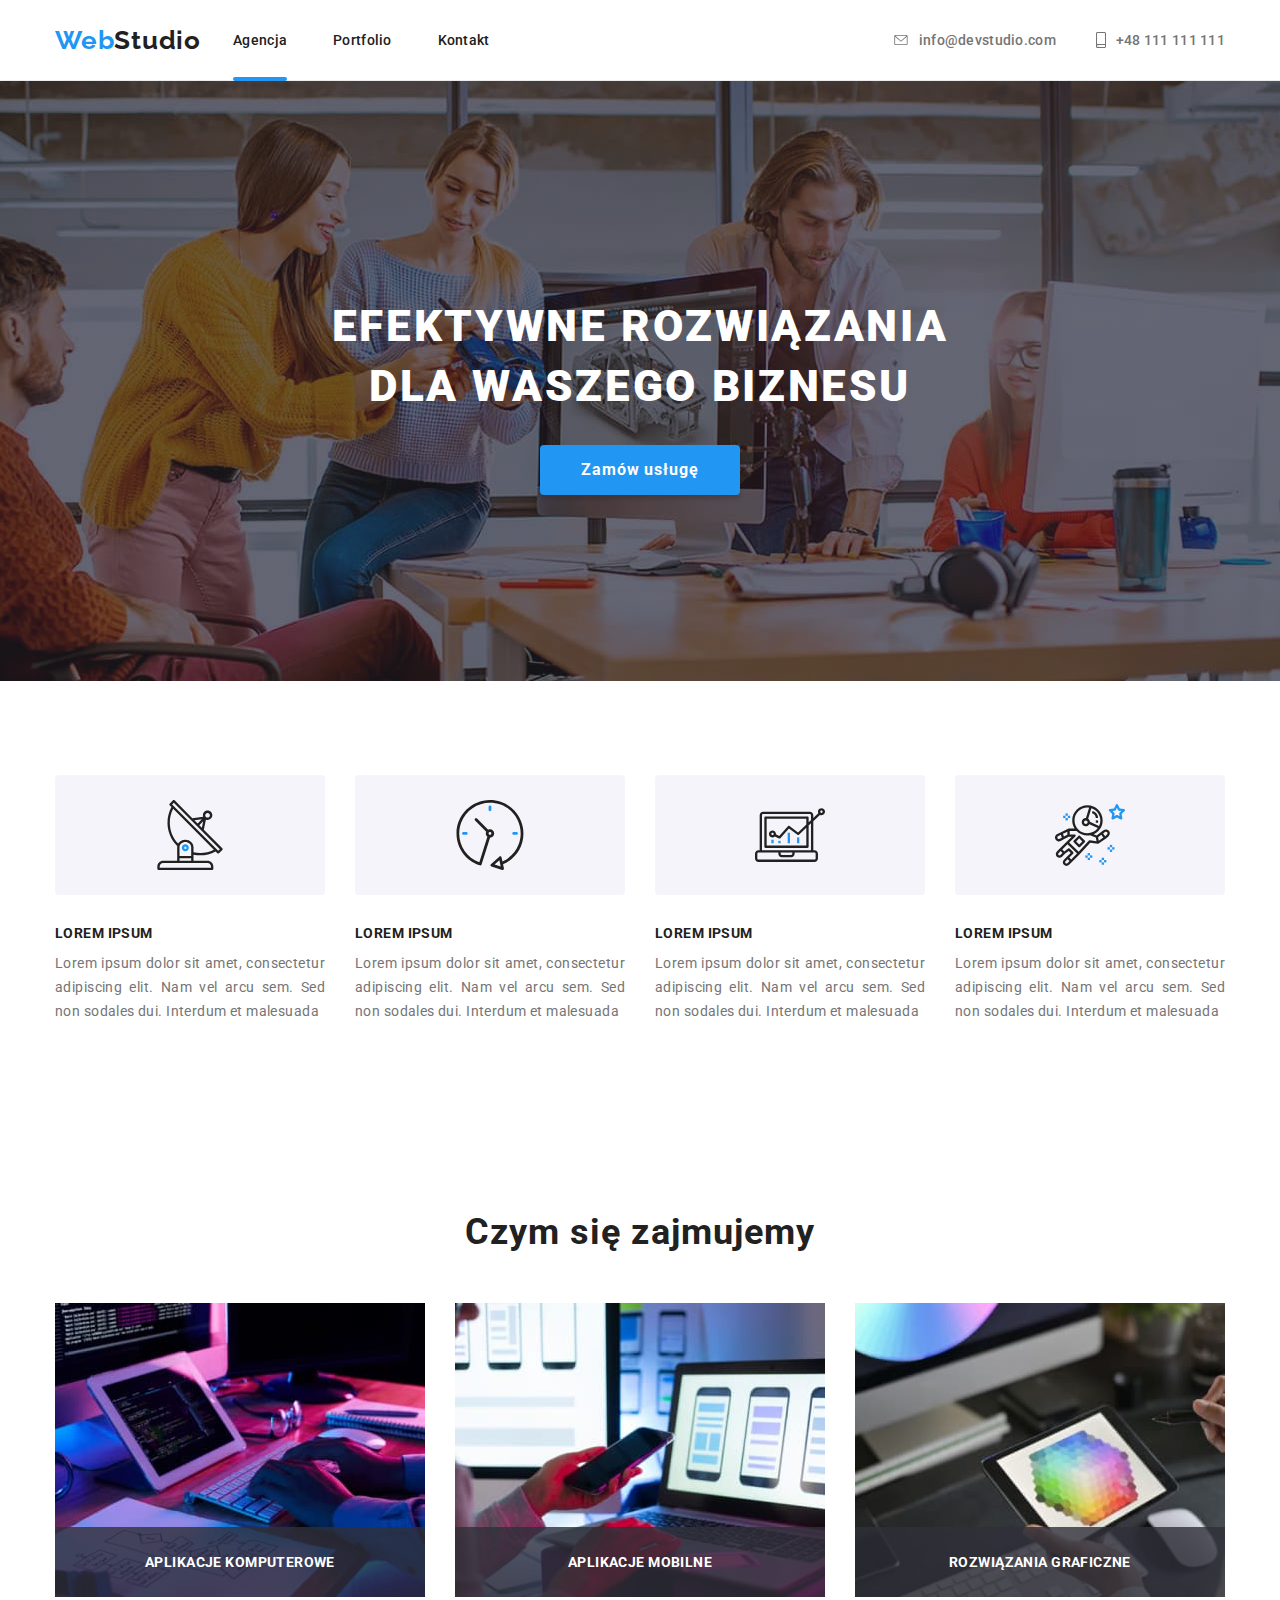
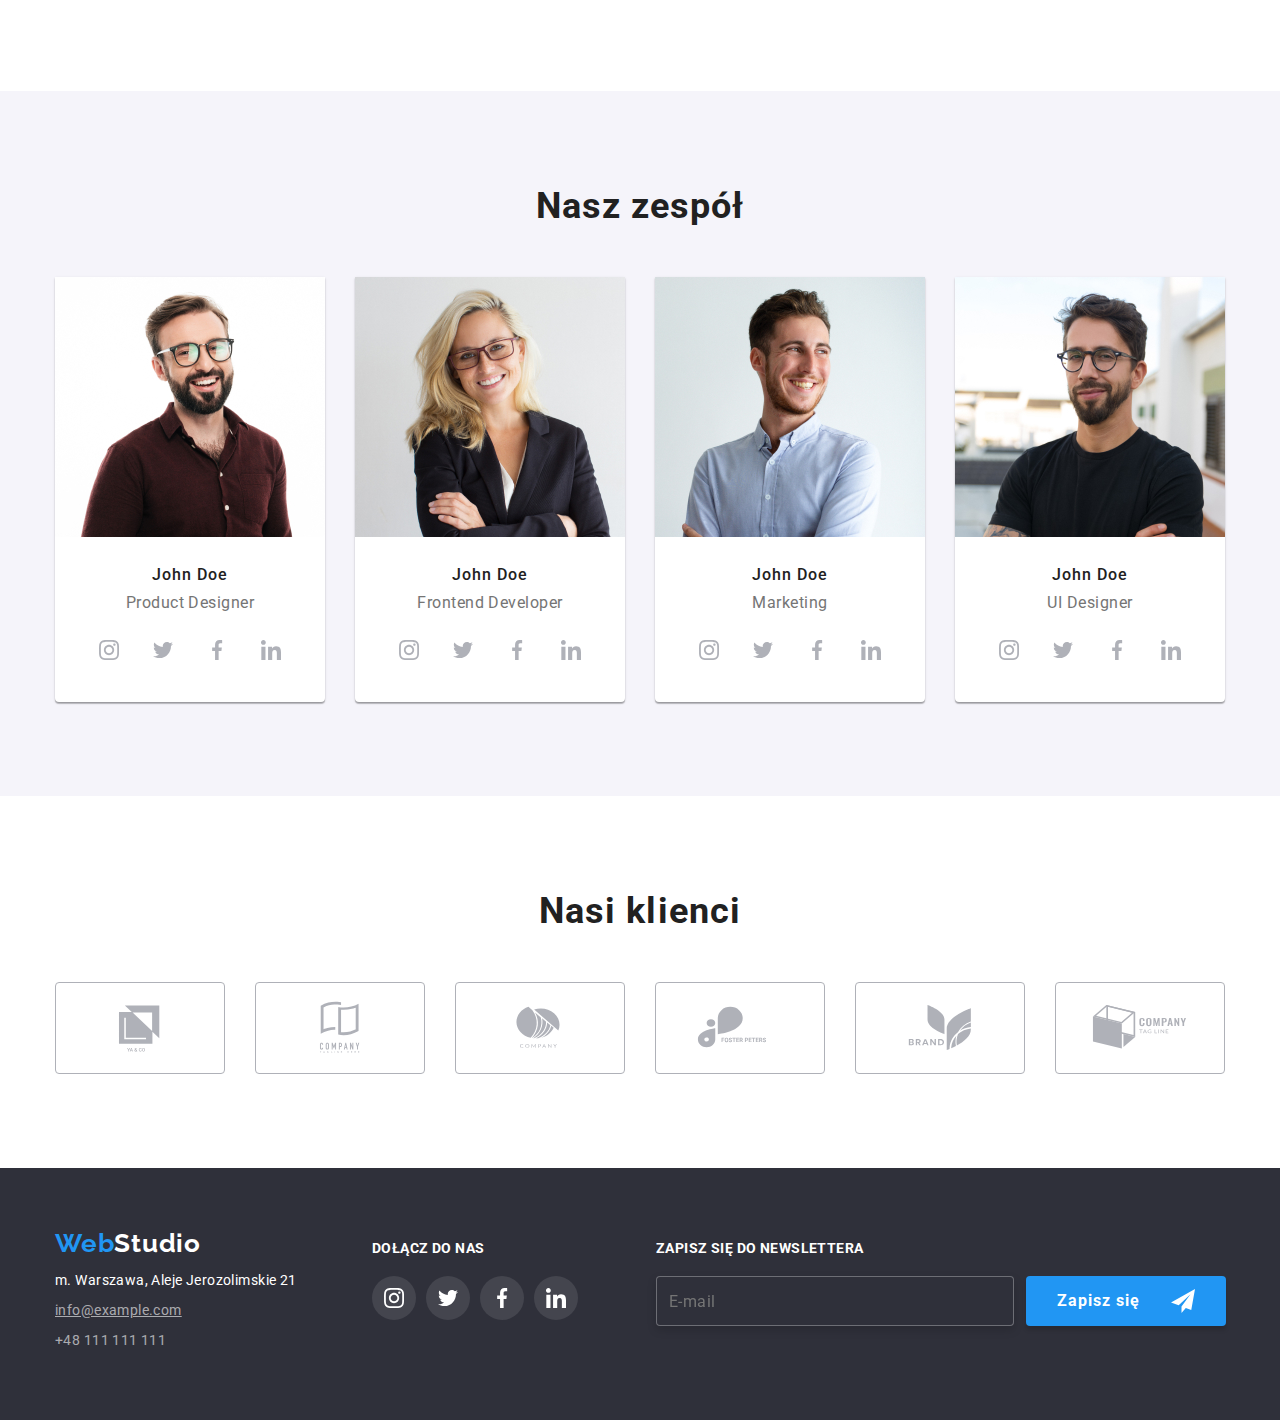
<file: index.html>
<!DOCTYPE html>
<html lang="en">
  <head>
    <link
      rel="stylesheet"
      href="https://cdnjs.cloudflare.com/ajax/libs/modern-normalize/1.0.0/modern-normalize.min.css"
    />
    <link rel="stylesheet" href="css/main.min.css" />
    <link rel="preconnect" href="https://fonts.googleapis.com" />
    <link rel="preconnect" href="https://fonts.gstatic.com" crossorigin />
    <link rel="preconnect" href="https://fonts.googleapis.com">
<link rel="preconnect" href="https://fonts.gstatic.com" crossorigin>
<link href="https://fonts.googleapis.com/css2?family=Raleway:wght@700&family=Roboto:wght@400;500;700;900&display=swap" rel="stylesheet">
    <meta charset="UTF-8">
 <meta http-equiv="X-UA-Compatible" content="IE=edge">
<meta name="viewport" content="user-scalable=no, initial-scale = 1.0, maximum-scale = 1.0, width=device-width, viewport-fit=cover">
    <title>Webstudio</title>
  </head>
  <body>
    <!-- Nagłówek -->
    <header>
      <div class="header container">
        <!-- Nawigacja do innych stron -->
        <a class="header__logo" href="./index.html">
          Web<span>Studio</span>
        </a>
        <ul class="header__navigation">
          <li class="header__item active">
            <a class="header__link1" href="./index.html">Agencja</a>
          </li>
          <li class="header__item">
            <a class="header__link1" href="./portfolio.html">Portfolio</a>
          </li>
          <li class="header__item">
            <a class="header__link1" href="/Kontakt">Kontakt</a>
          </li>
        </ul>
        <ul class="header__contacts">
          <li class="header__contact">
            <a class="header__link2" href="mailto:info@devstudio.com">
              <svg
                class="header__icon header__icon--envelope"
                width="16px"
                height="10px"
              >
                <use href="./images/icons.svg#icon-envelope"></use>
              </svg>
              info@devstudio.com
            </a>
          </li>
          <li class="header__contact">
            <a class="header__link2" href="tel:+48111111111">
              <svg class="header__icon" width="10px" height="16px">
                <use href="./images/icons.svg#icon-smartphone"></use>
              </svg>
              +48&nbsp111&nbsp111&nbsp111
            </a>
          </li>
        </ul>
        <div class="header__hamburger js-open-menu">
          <svg width="24px" height="16">
            <use href="images/icons.svg#menu_hamburger"></use>
          </svg>
        </div>
      </div>
    </header>
    <main>
      <!-- Main start -->
      <section>
        <div class="bg">
          <div class="container">
            <ul>
              <li>
                <h1 class="bg__title">
                  EFEKTYWNE ROZWIĄZANIA
                  <br />
                  DLA WASZEGO BIZNESU
                </h1>
              </li>
              <li class="bg__list">
                <button class="button" data-modal-open>Zamów usługę</button>
              </li>
            </ul>
          </div>
        </div>
      </section>
      <!-- lorem ipsum start -->
      <section class="section">
        <ul class="lorem container">
          <li class="lorem__box">
            <div class="lorem__icon">
              <svg class="lorem__pic">
                <use href="./images/icons.svg#icon-antenna-1"></use>
              </svg>
            </div>
            <h3 class="lorem__title">LOREM IPSUM</h3>
            <p class="lorem__text">
              Lorem ipsum dolor sit amet, consectetur adipiscing elit. Nam vel
              arcu sem. Sed non sodales dui. Interdum et malesuada
            </p>
          </li>
          <li class="lorem__box">
            <div class="lorem__icon">
              <svg class="lorem__pic">
                <use href="./images/icons.svg#icon-clock-1"></use>
              </svg>
            </div>
            <h3 class="lorem__title">LOREM IPSUM</h3>
            <p class="lorem__text">
              Lorem ipsum dolor sit amet, consectetur adipiscing elit. Nam vel
              arcu sem. Sed non sodales dui. Interdum et malesuada
            </p>
          </li>
          <li class="lorem__box">
            <div class="lorem__icon">
              <svg class="lorem__pic">
                <use href="./images/icons.svg#icon-diagram-1"></use>
              </svg>
            </div>
            <h3 class="lorem__title">LOREM IPSUM</h3>
            <p class="lorem__text">
              Lorem ipsum dolor sit amet, consectetur adipiscing elit. Nam vel
              arcu sem. Sed non sodales dui. Interdum et malesuada
            </p>
          </li>
          <li class="lorem__box">
            <div class="lorem__icon">
              <svg class="lorem__pic">
                <use href="./images/icons.svg#icon-astronaut-1"></use>
              </svg>
            </div>
            <h3 class="lorem__title">LOREM IPSUM</h3>
            <p class="lorem__text">
              Lorem ipsum dolor sit amet, consectetur adipiscing elit. Nam vel
              arcu sem. Sed non sodales dui. Interdum et malesuada
            </p>
          </li>
        </ul>
      </section>
      <!-- lorem ispum end -->
      <!-- Czym sie zajmujemy start-->
      <section class="section section--about">
        <div class="about container">
          <h2 class="section__header">Czym się zajmujemy</h2>
          <ul class="about__list">
            <li class="about__pic">
              <img
                src="images/img.jpg"
                alt="close-up-image-programer-working-his-desk-office_1098-18707.jpg"
                width="370"
                height="294"
              />
              <div class="about__box">APLIKACJE KOMPUTEROWE</div>
            </li>
            <li class="about__pic">
              <img
                src="images/img1.jpg"
                alt="web-ui-designers-are-developing-application-smartphones-team-creators-is-working-interface-mobile-phones_8119-2713.jpg"
                width="370"
                height="294"
              />
              <div class="about__box">APLIKACJE MOBILNE</div>
            </li>
            <li class="about__pic">
              <img
                src="images/img2.jpg"
                alt="creative-artist-web-design-with-working-colour-selection-graphic-tablet_35674-1119.jpg"
                width="370"
                height="294"
              />
              <div class="about__box">ROZWIĄZANIA GRAFICZNE</div>
            </li>
          </ul>
        </div>
      </section>
      <!-- Czym sie zajmujemy end-->
      <!-- Zespół start-->
      <section class="section team__bg">
        <div class="team">
          <div class="container">
            <h2 class="section__header">Nasz zespół</h2>
            <ul class="team__list">
              <li class="team__box">
                <figure class="team__figure">
                  <img class="team__picture"
                  src="images/team-mobile/typ1-mobile-@1x-450x460.jpg"
                  srcset="
                    images/team-mobile/typ1-mobile-@1x-450x460.jpg   450w,
                    images/team-mobile/typ1-mobile-@2x-900x920.jpg   900w,
                    images/team-tablet/typ1-tablet-@1x-354x374.jpg   354w,
                    images/team-tablet/typ1-tablet-@2x-708x748.jpg   708w,
                    images/team-desktop/typ1-desktop-@1x-270x260.jpg 270w,
                    images/team-desktop/typ1-desktop-@2x-540x520.jpg 540w
                  "
                  alt="typ1"
                  sizes="(min-width: 1200px) 270px, (min-width: 768px) 354px, (min-width: 480px) 450px"
                  />
                  <figcaption>
                    <h3 class="team__figure-title">John Doe</h3>
                    <p class="team__figure-description">Product Designer</p>
                    <div>
                      <ul class="social">
                        <li class="social__items social__items--team">
                          <svg class="social__icons social__icons--team">
                            <use href="./images/icons.svg#icon-insta"></use>
                          </svg>
                        </li>
                        <li class="social__items social__items--team">
                          <svg class="social__icons social__icons--team">
                            <use href="./images/icons.svg#icon-twitter"></use>
                          </svg>
                        </li>
                        <li class="social__items social__items--team">
                          <svg class="social__icons social__icons--team">
                            <use href="./images/icons.svg#icon-fb"></use>
                          </svg>
                        </li>
                        <li class="social__items social__items--team">
                          <svg class="social__icons social__icons--team">
                            <use href="./images/icons.svg#icon-linkedin"></use>
                          </svg>
                        </li>
                      </ul>
                    </div>
                  </figcaption>
                </figure>
              </li>
              <li class="team__box">
                <figure class="team__figure">
                  <img class="team__picture"
                  src="images/team-mobile/typ2-mobile-@1x-450x460.jpg"
                  srcset="
                    images/team-mobile/typ2-mobile-@1x-450x460.jpg   450w,
                    images/team-mobile/typ2-mobile-@2x-900x920.jpg   900w,
                    images/team-tablet/typ2-tablet-@1x-354x374.jpg   354w,
                    images/team-tablet/typ2-tablet-@2x-708x748.jpg   708w,
                    images/team-desktop/typ2-desktop-@1x-270x260.jpg 270w,
                    images/team-desktop/typ2-desktop-@2x-540x520.jpg 540w
                  "
                  alt="typ2"
                  sizes="(min-width: 1200px) 270px, (min-width: 768px) 354px, (min-width: 480px) 450px"
                  />
                  <figcaption>
                    <h3 class="team__figure-title">John Doe</h3>
                    <p class="team__figure-description">Frontend Developer</p>
                    <div>
                      <ul class="social">
                        <li class="social__items social__items--team">
                          <svg class="social__icons social__icons--team">
                            <use href="./images/icons.svg#icon-insta"></use>
                          </svg>
                        </li>
                        <li class="social__items social__items--team">
                          <svg class="social__icons social__icons--team">
                            <use href="./images/icons.svg#icon-twitter"></use>
                          </svg>
                        </li>
                        <li class="social__items social__items--team">
                          <svg class="social__icons social__icons--team">
                            <use href="./images/icons.svg#icon-fb"></use>
                          </svg>
                        </li>
                        <li class="social__items social__items--team">
                          <svg class="social__icons social__icons--team">
                            <use href="./images/icons.svg#icon-linkedin"></use>
                          </svg>
                        </li>
                      </ul>
                    </div>
                  </figcaption>
                </figure>
              </li>
              <li class="team__box">
                <figure class="team__figure">
                  <img class="team__picture"
                  src="images/team-mobile/typ3-mobile-@1x-450x460.jpg"
                  srcset="
                    images/team-mobile/typ3-mobile-@1x-450x460.jpg   450w,
                    images/team-mobile/typ3-mobile-@2x-900x920.jpg   900w,
                    images/team-tablet/typ3-tablet-@1x-354x374.jpg   354w,
                    images/team-tablet/typ3-tablet-@2x-708x748.jpg   708w,
                    images/team-desktop/typ3-desktop-@1x-270x260.jpg 270w,
                    images/team-desktop/typ3-desktop-@2x-540x520.jpg 540w
                  "
                  alt="typ3"
                  sizes="(min-width: 1200px) 270px, (min-width: 768px) 354px, (min-width: 480px) 450px"
                  />
                  <figcaption>
                    <h3 class="team__figure-title">John Doe</h3>
                    <p class="team__figure-description">Marketing</p>
                    <div>
                      <ul class="social">
                        <li class="social__items social__items--team">
                          <svg class="social__icons social__icons--team">
                            <use href="./images/icons.svg#icon-insta"></use>
                          </svg>
                        </li>
                        <li class="social__items social__items--team">
                          <svg class="social__icons social__icons--team">
                            <use href="./images/icons.svg#icon-twitter"></use>
                          </svg>
                        </li>
                        <li class="social__items social__items--team">
                          <svg class="social__icons social__icons--team">
                            <use href="./images/icons.svg#icon-fb"></use>
                          </svg>
                        </li>
                        <li class="social__items social__items--team">
                          <svg class="social__icons social__icons--team">
                            <use href="./images/icons.svg#icon-linkedin"></use>
                          </svg>
                        </li>
                      </ul>
                    </div>
                  </figcaption>
                </figure>
              </li>
              <li class="team__box">
                <figure class="team__figure">
                  <img class="team__picture"
                  src="images/team-mobile/typ4-mobile-@1x-450x460.jpg"
                  srcset="
                    images/team-mobile/typ4-mobile-@1x-450x460.jpg   450w,
                    images/team-mobile/typ4-mobile-@2x-900x920.jpg   900w,
                    images/team-tablet/typ4-tablet-@1x-354x374.jpg   354w,
                    images/team-tablet/typ4-tablet-@2x-708x748.jpg   708w,
                    images/team-desktop/typ4-desktop-@1x-270x260.jpg 270w,
                    images/team-desktop/typ4-desktop-@2x-540x520.jpg 540w
                  "
                  alt="typ4"
                  sizes="(min-width: 1200px) 270px, (min-width: 768px) 354px, (min-width: 480px) 450px"
                  />
                  <figcaption>
                    <h3 class="team__figure-title">John Doe</h3>
                    <p class="team__figure-description">UI Designer</p>
                    <div>
                      <ul class="social">
                        <li class="social__items social__items--team">
                          <svg class="social__icons social__icons--team">
                            <use href="./images/icons.svg#icon-insta"></use>
                          </svg>
                        </li>
                        <li class="social__items social__items--team">
                          <svg class="social__icons social__icons--team">
                            <use href="./images/icons.svg#icon-twitter"></use>
                          </svg>
                        </li>
                        <li class="social__items social__items--team">
                          <svg class="social__icons social__icons--team">
                            <use href="./images/icons.svg#icon-fb"></use>
                          </svg>
                        </li>
                        <li class="social__items social__items--team">
                          <svg class="social__icons social__icons--team">
                            <use href="./images/icons.svg#icon-linkedin"></use>
                          </svg>
                        </li>
                      </ul>
                    </div>
                  </figcaption>
                </figure>
              </li>
            </ul>
          </div>
        </div>
      </section>
      <!-- Zespół end-->
      <!-- Nasi klienci start -->
      <section class="section client">
        <div class="container">
          <h2 class="section__header">Nasi klienci</h2>
          <ul class="clients">
            <li class="clients__box">
              <svg width="106" height="60">
                <use href="./images/icons.svg#icon-Logo"></use>
              </svg>
            </li>
            <li class="clients__box">
              <svg width="106" height="60">
                <use href="./images/icons.svg#icon-Logo-1"></use>
              </svg>
            </li>
            <li class="clients__box">
              <svg width="106" height="60">
                <use href="./images/icons.svg#icon-Logo-2"></use>
              </svg>
            </li>
            <li class="clients__box">
              <svg width="106" height="60">
                <use href="./images/icons.svg#icon-Logo-3"></use>
              </svg>
            </li>
            <li class="clients__box">
              <svg width="106" height="60">
                <use href="./images/icons.svg#icon-Logo-4"></use>
              </svg>
            </li>
            <li class="clients__box">
              <svg width="106" height="60">
                <use href="./images/icons.svg#icon-Logo-5"></use>
              </svg>
            </li>
          </ul>
        </div>
      </section>
      <!-- nasi klienci end -->
    </main>
    <!-- Main end -->
    <!-- Stopka strony start -->
    <footer class="footer">
      <div class="footer__content container">
        <address class="footer__address">
          <ul class="footer__list">
            <li>
              <a class="footer__logo" href="./index.html">
                Web<span>Studio</span>
              </a>
            </li>
            <li class="footer__text">m. Warszawa, Aleje Jerozolimskie 21</li>
            <li class="footer__text">
              <a class="footer__mail" href="mailto:info@example.com">
                info@example.com
              </a>
            </li>
            <li class="footer__text">
              <a class="footer__phone" href="tel:+48111111111">
                +48 111 111 111
              </a>
            </li>
          </ul>
        </address>
        <div class="footer__social">
          <h4 class="footer__title">Dołącz do nas</h4>
          <ul class="social">
            <li>
              <div class="social__items">
                <svg class="social__icons social__icons--footer">
                  <use href="./images/icons.svg#icon-insta"></use>
                </svg>
              </div>
            </li>
            <li>
              <div class="social__items">
                <svg class="social__icons social__icons--footer">
                  <use href="./images/icons.svg#icon-twitter"></use>
                </svg>
              </div>
            </li>
            <li>
              <div class="social__items">
                <svg class="social__icons social__icons--footer">
                  <use href="./images/icons.svg#icon-fb"></use>
                </svg>
              </div>
            </li>
            <li>
              <div class="social__items">
                <svg class="social__icons social__icons--footer">
                  <use href="./images/icons.svg#icon-linkedin"></use>
                </svg>
              </div>
            </li>
          </ul>
        </div>
        <div class="footer__signup">
          <h4 class="footer__title">Zapisz się do newslettera</h4>
          <form class="footer__form">
              <input
                class="footer__newsletter"
                type="email"
                name="email"
                placeholder="E-mail"
              />
            <button class="button button--footer" type="submit">
              Zapisz się
              <svg>
                <use href="./images/icons.svg#icon-send"></use>
              </svg>
            </button>
          </form>
        </div>
      </div>
    </footer>
    <!-- Stopka strony end -->
    <!-- modal start -->
    <div class="backdrop is-hidden" data-modal>
      <div class="modal modal__container">
        <button type="button" class="close-button" data-modal-close>
          <!-- <svg class="close-btn" width="11px" height="11px">
            <use href="./images/icons.svg#icon-close"></use>
          </svg> -->
        </button>
        <h3 class="modal__title">Zostaw swoje dane w formularzu poniżej</h3>
        <form class="modal__form">
          <label class="modal__label">
            Imię
            <input class="modal__input" type="text" name="name" />
            <svg
              class="modal__icon modal__icon--person"
              width="12px"
              height="12px"
            >
              <use href="./images/icons.svg#icon-person"></use>
            </svg>
          </label>
          <label class="modal__label">
            Telefon
            <input class="modal__input" type="tel" name="phone" />
            <svg
              class="modal__icon modal__icon--phone"
              width="13px"
              height="13px"
            >
              <use href="./images/icons.svg#icon-phone"></use>
            </svg>
          </label>
          <label class="modal__label">
            Email
            <input class="modal__input" type="email" name="email" />
            <svg
              class="modal__icon modal__icon--email"
              width="15px"
              height="12px"
            >
              <use href="./images/icons.svg#icon-email"></use>
            </svg>
          </label>
          <label class="modal__label">
            Komentarz
            <textarea
              class="modal__comment"
              name="comment"
              rows="5"
              placeholder="Wprowadź tekst"
            ></textarea>
          </label>
          <label class="modal__policy">
            <input
              class="modal__checkbox"
              type="checkbox"
              name="accept"
              value="accept"
            />
            <div class="modal__checkbox--text">
              Oświadczam iż akceptuję
              <a class="modal__link" href="#regulamin">Regulamin</a>
              i
              <a class="modal__link" href="#policy">Politykę Prywatności</a>
              .
            </div>
          </label>

          <button class="button button--modal" type="submit">Wyślij</button>
        </form>
      </div>
    </div>
    <!-- modal end -->
    <!-- mobile-menu start -->
    <div class="js-menu-container" >
      <button type="button" class="close-button close-button--mobile js-close-menu">
        <!-- <svg class="close-btn" width="11px" height="11px">
          <use href="./images/icons.svg#icon-close"></use>
        </svg> -->
      </button>
      <ul class="js-menu-container__navigation">
        <li class="js-menu-container__item">
          <a class="js-menu-container__link1" href="./index.html">Agencja</a>
        </li>
        <li class="js-menu-container__item">
          <a class="js-menu-container__link1" href="./portfolio.html">Portfolio</a>
        </li>
        <li class="js-menu-container__item">
          <a class="js-menu-container__link1" href="/Kontakt">Kontakt</a>
        </li>
      </ul>
      <ul class="js-menu-container__contacts">
        <li class="js-menu-container__contact">
          <a class="js-menu-container__phone" href="tel:+48111111111">
            +48&nbsp111&nbsp111&nbsp111
          </a>
        </li>
        <li class="js-menu-container__contact">
          <a class="js-menu-container__mail" href="mailto:info@devstudio.com">
            info@devstudio.com
          </a>
        </li>
      </ul>
      <ul class="js-menu-container__social">
        <li class="js-menu-container__social-link">Instagram</li>
        <li class="js-menu-container__social-link">Twitter</li>
        <li class="js-menu-container__social-link">Facebook</li>
        <li class="js-menu-container__social-link">LinkedIn</li>
      </ul>
    </div>
    <!-- mobile-menu end -->
    <script src="./js/modal.js"></script>
    <script src="./js/mobile-menu.js"></script>
  </body>
</html>
</file>
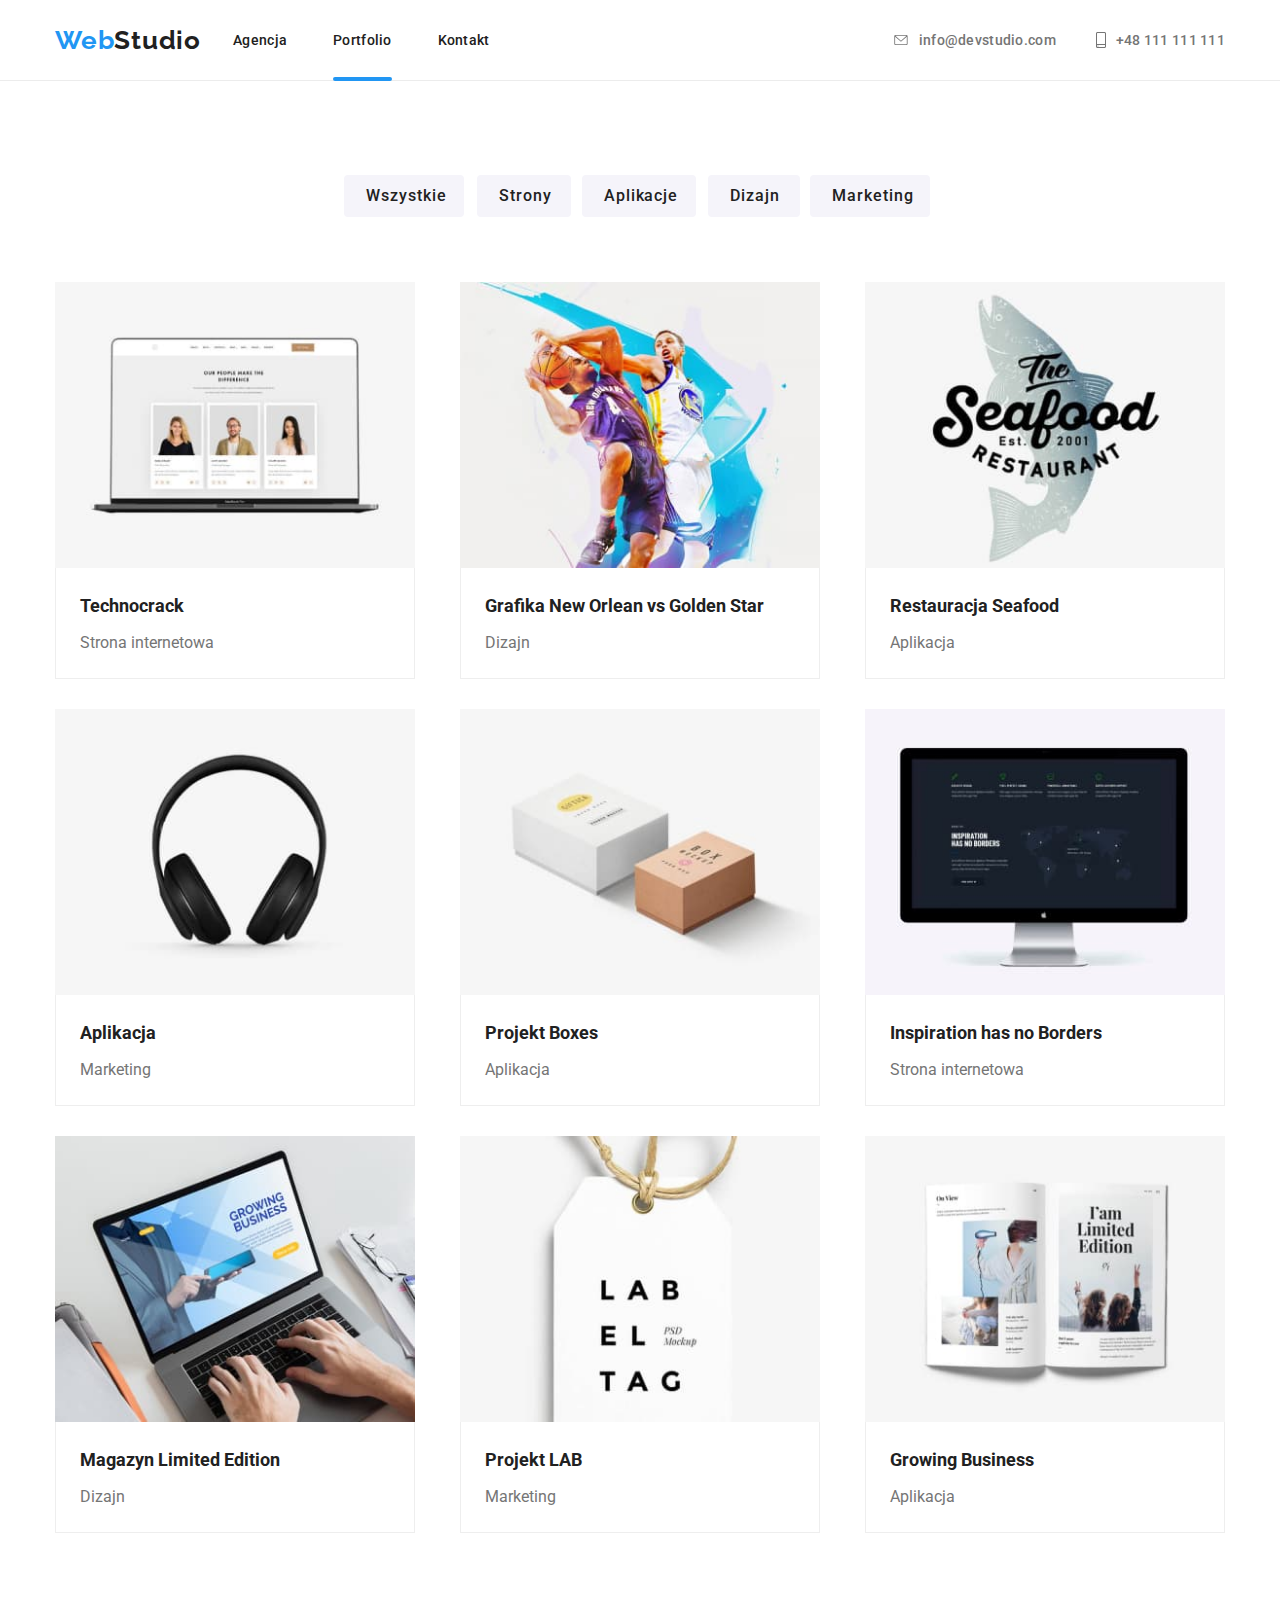
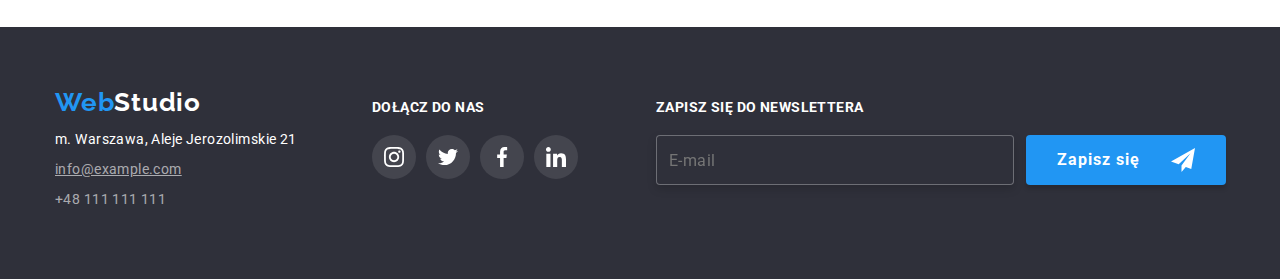
<file: portfolio.html>
<!DOCTYPE html>
<html lang="en">
  <head>
    <link
      rel="stylesheet"
      href="https://cdnjs.cloudflare.com/ajax/libs/modern-normalize/1.0.0/modern-normalize.min.css"
    />
    <link rel="stylesheet" href="css\main.min.css" />
    <link rel="preconnect" href="https://fonts.googleapis.com" />
    <link rel="preconnect" href="https://fonts.gstatic.com" crossorigin />
    <link rel="preconnect" href="https://fonts.googleapis.com">
<link rel="preconnect" href="https://fonts.gstatic.com" crossorigin>
<link href="https://fonts.googleapis.com/css2?family=Raleway:wght@700&family=Roboto:wght@400;500;700;900&display=swap" rel="stylesheet">
    <meta charset="UTF-8">
    <meta http-equiv="X-UA-Compatible" content="IE=edge">
   <meta name="viewport" content="user-scalable=no, initial-scale = 1.0, maximum-scale = 1.0, width=device-width, viewport-fit=cover">
    <title>Portfolio</title>
  </head>
  <body>
     <!-- Nagłówek -->
     <header>
      <div class="header container">
        <!-- Nawigacja do innych stron -->
        <a class="header__logo" href="./index.html">
          Web<span>Studio</span>
        </a>
        <ul class="header__navigation">
          <li class="header__item">
            <a class="header__link1" href="./index.html">Agencja</a>
          </li>
          <li class="header__item active">
            <a class="header__link1" href="./portfolio.html">Portfolio</a>
          </li>
          <li class="header__item">
            <a class="header__link1" href="/Kontakt">Kontakt</a>
          </li>
        </ul>
        <ul class="header__contacts">
          <li class="header__contact">
            <a class="header__link2" href="mailto:info@devstudio.com">
              <svg
                class="header__icon header__icon--envelope"
                width="16px"
                height="10px"
              >
                <use href="./images/icons.svg#icon-envelope"></use>
              </svg>
              info@devstudio.com
            </a>
          </li>
          <li class="header__contact">
            <a class="header__link2" href="tel:+48111111111">
              <svg class="header__icon" width="10px" height="16px">
                <use href="./images/icons.svg#icon-smartphone"></use>
              </svg>
              +48&nbsp111&nbsp111&nbsp111
            </a>
          </li>
        </ul>
        <div class="header__hamburger js-open-menu">
          <svg width="24px" height="16">
            <use href="images/icons.svg#menu_hamburger"></use>
          </svg>
        </div>
      </div>
    </header>
    <!-- Główna część strony -->
    <main>
      <section class="section">
        <ul class="portfolio-buttons container">
          <li><button class="button button--portfolio">Wszystkie</button></li>
          <li><button class="button button--portfolio">Strony</button></li>
          <li><button class="button button--portfolio">Aplikacje</button></li>
          <li><button class="button button--portfolio">Dizajn</button></li>
          <li><button class="button button--portfolio">Marketing</button></li>
        </ul>
        <ul class="portfolio-cards container">
          <li class="portfolio-cards__item">
            <figure class="portfolio-cards__card">
              <div class="portfolio-cards__box">
                <img class="portfolio-cards__picture"
                src="images/portfolio-mobile/port1-mobile-@1x-450x294.jpg"
                srcset="
                  images/portfolio-mobile/port1-mobile-@1x-450x294.jpg   450w,
                  images/portfolio-mobile/port1-mobile-@2x-900x588.jpg   900w,
                  images/portfolio-tablet/port1-tablet-@1x-354x294.jpg   354w,
                  images/portfolio-tablet/port1-tablet-@2x-708x588.jpg   708w,
                  images/portfolio-desktop/port1-desktop-@1x-370x294.jpg 370w,
                  images/portfolio-desktop/port1-desktop-@2x-740x588.jpg 740w
                "
                alt="Portfolio photo"
                sizes="(min-width: 1200px) 370px, (min-width: 768px) 354px, (min-width: 480px) 450px"
                />
                <div class="portfolio-cards__overlay">
                  Technocrack jest popularną platformą wykorzystywaną do
                  rozpowszechniania koronawirusa. Firmy wykorzystują tę
                  platformę do celów szpiegowskich i ataków na niezabezpieczone
                  serwery konkurencji
                </div>
              </div>
              <figcaption>
                <h3 class="portfolio-cards__title">Technocrack</h3>
                <p class="portfolio-cards__description">Strona internetowa</p>
              </figcaption>
            </figure>
          </li>
          <li class="portfolio-cards__item">
            <figure class="portfolio-cards__card">
              <div class="portfolio-cards__box">
                <img class="portfolio-cards__picture"
                src="images/portfolio-mobile/port2-mobile-@1x-450x294.jpg"
                srcset="
                  images/portfolio-mobile/port2-mobile-@1x-450x294.jpg   450w,
                  images/portfolio-mobile/port2-mobile-@2x-900x588.jpg   900w,
                  images/portfolio-tablet/port2-tablet-@1x-354x294.jpg   354w,
                  images/portfolio-tablet/port2-tablet-@2x-708x588.jpg   708w,
                  images/portfolio-desktop/port2-desktop-@1x-370x294.jpg 370w,
                  images/portfolio-desktop/port2-desktop-@2x-740x588.jpg 740w
                "
                alt="Portfolio photo"
                sizes="(min-width: 1200px) 370px, (min-width: 768px) 354px, (min-width: 480px) 450px"
                />
                <div class="portfolio-cards__overlay">
                  Technocrack jest popularną platformą wykorzystywaną do
                  rozpowszechniania koronawirusa. Firmy wykorzystują tę
                  platformę do celów szpiegowskich i ataków na niezabezpieczone
                  serwery konkurencji
                </div>
              </div>
              <figcaption>
                <h3 class="portfolio-cards__title">Grafika New Orlean vs Golden Star</h3>
                <p class="portfolio-cards__description">Dizajn</p>
              </figcaption>
            </figure>
          </li>
          <li class="portfolio-cards__item">
            <figure class="portfolio-cards__card">
              <div class="portfolio-cards__box">
                <img class="portfolio-cards__picture"
                src="images/portfolio-mobile/port3-mobile-@1x-450x294.jpg"
                srcset="
                  images/portfolio-mobile/port3-mobile-@1x-450x294.jpg   450w,
                  images/portfolio-mobile/port3-mobile-@2x-900x588.jpg   900w,
                  images/portfolio-tablet/port3-tablet-@1x-354x294.jpg   354w,
                  images/portfolio-tablet/port3-tablet-@2x-708x588.jpg   708w,
                  images/portfolio-desktop/port3-desktop-@1x-370x294.jpg 370w,
                  images/portfolio-desktop/port3-desktop-@2x-740x588.jpg 740w
                "
                alt="Portfolio photo"
                sizes="(min-width: 1200px) 370px, (min-width: 768px) 354px, (min-width: 480px) 450px"
                />
                <div class="portfolio-cards__overlay">
                  Technocrack jest popularną platformą wykorzystywaną do
                  rozpowszechniania koronawirusa. Firmy wykorzystują tę
                  platformę do celów szpiegowskich i ataków na niezabezpieczone
                  serwery konkurencji
                </div>
              </div>
              <figcaption>
                <h3 class="portfolio-cards__title">Restauracja Seafood</h3>
                <p class="portfolio-cards__description">Aplikacja</p>
              </figcaption>
            </figure>
          </li>
          <li class="portfolio-cards__item">
            <figure class="portfolio-cards__card">
              <div class="portfolio-cards__box">
                <img class="portfolio-cards__picture"
                src="images/portfolio-mobile/port4-mobile-@1x-450x294.jpg"
                srcset="
                  images/portfolio-mobile/port4-mobile-@1x-450x294.jpg   450w,
                  images/portfolio-mobile/port4-mobile-@2x-900x588.jpg   900w,
                  images/portfolio-tablet/port4-tablet-@1x-354x294.jpg   354w,
                  images/portfolio-tablet/port4-tablet-@2x-708x588.jpg   708w,
                  images/portfolio-desktop/port4-desktop-@1x-370x294.jpg 370w,
                  images/portfolio-desktop/port4-desktop-@2x-740x588.jpg 740w
                "
                alt="Portfolio photo"
                sizes="(min-width: 1200px) 370px, (min-width: 768px) 354px, (min-width: 480px) 450px"
                />
                <div class="portfolio-cards__overlay">
                  Technocrack jest popularną platformą wykorzystywaną do
                  rozpowszechniania koronawirusa. Firmy wykorzystują tę
                  platformę do celów szpiegowskich i ataków na niezabezpieczone
                  serwery konkurencji
                </div>
              </div>
              <figcaption>
                <h3 class="portfolio-cards__title">Aplikacja</h3>
                <p class="portfolio-cards__description">Marketing</p>
              </figcaption>
            </figure>
          </li>
          <li class="portfolio-cards__item">
            <figure class="portfolio-cards__card">
              <div class="portfolio-cards__box">
                <img class="portfolio-cards__picture"
                src="images/portfolio-mobile/port5-mobile-@1x-450x294.jpg"
                srcset="
                  images/portfolio-mobile/port5-mobile-@1x-450x294.jpg   450w,
                  images/portfolio-mobile/port5-mobile-@2x-900x588.jpg   900w,
                  images/portfolio-tablet/port5-tablet-@1x-354x294.jpg   354w,
                  images/portfolio-tablet/port5-tablet-@2x-708x588.jpg   708w,
                  images/portfolio-desktop/port5-desktop-@1x-370x294.jpg 370w,
                  images/portfolio-desktop/port5-desktop-@2x-740x588.jpg 740w
                "
                alt="Portfolio photo"
                sizes="(min-width: 1200px) 370px, (min-width: 768px) 354px, (min-width: 480px) 450px"
                />
                <div class="portfolio-cards__overlay">
                  Technocrack jest popularną platformą wykorzystywaną do
                  rozpowszechniania koronawirusa. Firmy wykorzystują tę
                  platformę do celów szpiegowskich i ataków na niezabezpieczone
                  serwery konkurencji
                </div>
              </div>
              <figcaption>
                <h3 class="portfolio-cards__title">Projekt Boxes</h3>
                <p class="portfolio-cards__description">Aplikacja</p>
              </figcaption>
            </figure>
          </li>
          <li class="portfolio-cards__item">
            <figure class="portfolio-cards__card">
              <div class="portfolio-cards__box">
                <img class="portfolio-cards__picture"
                src="images/portfolio-mobile/port6-mobile-@1x-450x294.jpg"
                srcset="
                  images/portfolio-mobile/port6-mobile-@1x-450x294.jpg   450w,
                  images/portfolio-mobile/port6-mobile-@2x-900x588.jpg   900w,
                  images/portfolio-tablet/port6-tablet-@1x-354x294.jpg   354w,
                  images/portfolio-tablet/port6-tablet-@2x-708x588.jpg   708w,
                  images/portfolio-desktop/port6-desktop-@1x-370x294.jpg 370w,
                  images/portfolio-desktop/port6-desktop-@2x-740x588.jpg 740w
                "
                alt="Portfolio photo"
                sizes="(min-width: 1200px) 370px, (min-width: 768px) 354px, (min-width: 480px) 450px"
                />
                <div class="portfolio-cards__overlay">
                  Technocrack jest popularną platformą wykorzystywaną do
                  rozpowszechniania koronawirusa. Firmy wykorzystują tę
                  platformę do celów szpiegowskich i ataków na niezabezpieczone
                  serwery konkurencji
                </div>
              </div>
              <figcaption>
                <h3 class="portfolio-cards__title">Inspiration has no Borders</h3>
                <p class="portfolio-cards__description">Strona internetowa</p>
              </figcaption>
            </figure>
          </li>
          <li class="portfolio-cards__item">
            <figure class="portfolio-cards__card">
              <div class="portfolio-cards__box">
                <img class="portfolio-cards__picture"
                src="images/portfolio-mobile/port7-mobile-@1x-450x294.jpg"
                srcset="
                  images/portfolio-mobile/port7-mobile-@1x-450x294.jpg   450w,
                  images/portfolio-mobile/port7-mobile-@2x-900x588.jpg   900w,
                  images/portfolio-tablet/port7-tablet-@1x-354x294.jpg   354w,
                  images/portfolio-tablet/port7-tablet-@2x-708x588.jpg   708w,
                  images/portfolio-desktop/port7-desktop-@1x-370x294.jpg 370w,
                  images/portfolio-desktop/port7-desktop-@2x-740x588.jpg 740w
                "
                alt="Portfolio photo"
                sizes="(min-width: 1200px) 370px, (min-width: 768px) 354px, (min-width: 480px) 450px"
                />
                <div class="portfolio-cards__overlay">
                  Technocrack jest popularną platformą wykorzystywaną do
                  rozpowszechniania koronawirusa. Firmy wykorzystują tę
                  platformę do celów szpiegowskich i ataków na niezabezpieczone
                  serwery konkurencji
                </div>
              </div>
              <figcaption>
                <h3 class="portfolio-cards__title">Magazyn Limited Edition</h3>
                <p class="portfolio-cards__description">Dizajn</p>
              </figcaption>
            </figure>
          </li>
          <li class="portfolio-cards__item">
            <figure class="portfolio-cards__card">
              <div class="portfolio-cards__box">
                <img class="portfolio-cards__picture"
                src="images/portfolio-mobile/port8-mobile-@1x-450x294.jpg"
                srcset="
                  images/portfolio-mobile/port8-mobile-@1x-450x294.jpg   450w,
                  images/portfolio-mobile/port8-mobile-@2x-900x588.jpg   900w,
                  images/portfolio-tablet/port8-tablet-@1x-354x294.jpg   354w,
                  images/portfolio-tablet/port8-tablet-@2x-708x588.jpg   708w,
                  images/portfolio-desktop/port8-desktop-@1x-370x294.jpg 370w,
                  images/portfolio-desktop/port8-desktop-@2x-740x588.jpg 740w
                "
                alt="Portfolio photo"
                sizes="(min-width: 1200px) 370px, (min-width: 768px) 354px, (min-width: 480px) 450px"
                />
                <div class="portfolio-cards__overlay">
                  Technocrack jest popularną platformą wykorzystywaną do
                  rozpowszechniania koronawirusa. Firmy wykorzystują tę
                  platformę do celów szpiegowskich i ataków na niezabezpieczone
                  serwery konkurencji
                </div>
              </div>
              <figcaption>
                <h3 class="portfolio-cards__title">Projekt LAB</h3>
                <p class="portfolio-cards__description">Marketing</p>
              </figcaption>
            </figure>
          </li>
          <li class="portfolio-cards__item">
            <figure class="portfolio-cards__card">
              <div class="portfolio-cards__box">
                <img class="portfolio-cards__picture"
                src="images/portfolio-mobile/port9-mobile-@1x-450x294.jpg"
                srcset="
                  images/portfolio-mobile/port9-mobile-@1x-450x294.jpg   450w,
                  images/portfolio-mobile/port9-mobile-@2x-900x588.jpg   900w,
                  images/portfolio-tablet/port9-tablet-@1x-354x294.jpg   354w,
                  images/portfolio-tablet/port9-tablet-@2x-708x588.jpg   708w,
                  images/portfolio-desktop/port9-desktop-@1x-370x294.jpg 370w,
                  images/portfolio-desktop/port9-desktop-@2x-740x588.jpg 740w
                "
                alt="Portfolio photo"
                sizes="(min-width: 1200px) 370px, (min-width: 768px) 354px, (min-width: 480px) 450px"
                />
                <div class="portfolio-cards__overlay">
                  Technocrack jest popularną platformą wykorzystywaną do
                  rozpowszechniania koronawirusa. Firmy wykorzystują tę
                  platformę do celów szpiegowskich i ataków na niezabezpieczone
                  serwery konkurencji
                </div>
              </div>
              <figcaption>
                <h3 class="portfolio-cards__title">Growing Business</h3>
                <p class="portfolio-cards__description">Aplikacja</p>
              </figcaption>
            </figure>
          </li>
        </ul>
      </section>
    </main>
     <!-- Stopka strony start -->
     <footer class="footer">
      <div class="footer__content container">
        <address class="footer__address">
          <ul class="footer__list">
            <li>
              <a class="footer__logo" href="./index.html">
                Web<span>Studio</span>
              </a>
            </li>
            <li class="footer__text">m. Warszawa, Aleje Jerozolimskie 21</li>
            <li class="footer__text">
              <a class="footer__mail" href="mailto:info@example.com">
                info@example.com
              </a>
            </li>
            <li class="footer__text">
              <a class="footer__phone" href="tel:+48111111111">
                +48 111 111 111
              </a>
            </li>
          </ul>
        </address>
        <div class="footer__social">
          <h4 class="footer__title">Dołącz do nas</h4>
          <ul class="social">
            <li>
              <div class="social__items">
                <svg class="social__icons social__icons--footer">
                  <use href="./images/icons.svg#icon-insta"></use>
                </svg>
              </div>
            </li>
            <li>
              <div class="social__items">
                <svg class="social__icons social__icons--footer">
                  <use href="./images/icons.svg#icon-twitter"></use>
                </svg>
              </div>
            </li>
            <li>
              <div class="social__items">
                <svg class="social__icons social__icons--footer">
                  <use href="./images/icons.svg#icon-fb"></use>
                </svg>
              </div>
            </li>
            <li>
              <div class="social__items">
                <svg class="social__icons social__icons--footer">
                  <use href="./images/icons.svg#icon-linkedin"></use>
                </svg>
              </div>
            </li>
          </ul>
        </div>
        <div class="footer__signup">
          <h4 class="footer__title">Zapisz się do newslettera</h4>
          <form class="footer__form">
              <input
                class="footer__newsletter"
                type="email"
                name="email"
                placeholder="E-mail"
              />
            <button class="button button--footer" type="submit">
              Zapisz się
              <svg>
                <use href="./images/icons.svg#icon-send"></use>
              </svg>
            </button>
          </form>
        </div>
      </div>
    </footer>
    <!-- Stopka strony end -->
    <!-- mobile-menu start -->
    <div class="js-menu-container" >
      <button type="button" class="close-button close-button--mobile js-close-menu">
        <!-- <svg class="close-btn" width="11px" height="11px">
          <use href="./images/icons.svg#icon-close"></use>
        </svg> -->
      </button>
      <ul class="js-menu-container__navigation">
        <li class="js-menu-container__item">
          <a class="js-menu-container__link1" href="./index.html">Agencja</a>
        </li>
        <li class="js-menu-container__item">
          <a class="js-menu-container__link1" href="./portfolio.html">Portfolio</a>
        </li>
        <li class="js-menu-container__item">
          <a class="js-menu-container__link1" href="/Kontakt">Kontakt</a>
        </li>
      </ul>
      <ul class="js-menu-container__contacts">
        <li class="js-menu-container__contact">
          <a class="js-menu-container__phone" href="tel:+48111111111">
            +48&nbsp111&nbsp111&nbsp111
          </a>
        </li>
        <li class="js-menu-container__contact">
          <a class="js-menu-container__mail" href="mailto:info@devstudio.com">
            info@devstudio.com
          </a>
        </li>
      </ul>
      <ul class="js-menu-container__social">
        <li class="js-menu-container__social-link">Instagram</li>
        <li class="js-menu-container__social-link">Twitter</li>
        <li class="js-menu-container__social-link">Facebook</li>
        <li class="js-menu-container__social-link">LinkedIn</li>
      </ul>
    </div>
    <!-- mobile-menu end -->
    <script src="./js/mobile-menu.js"></script>
  </body>
</html>
</file>
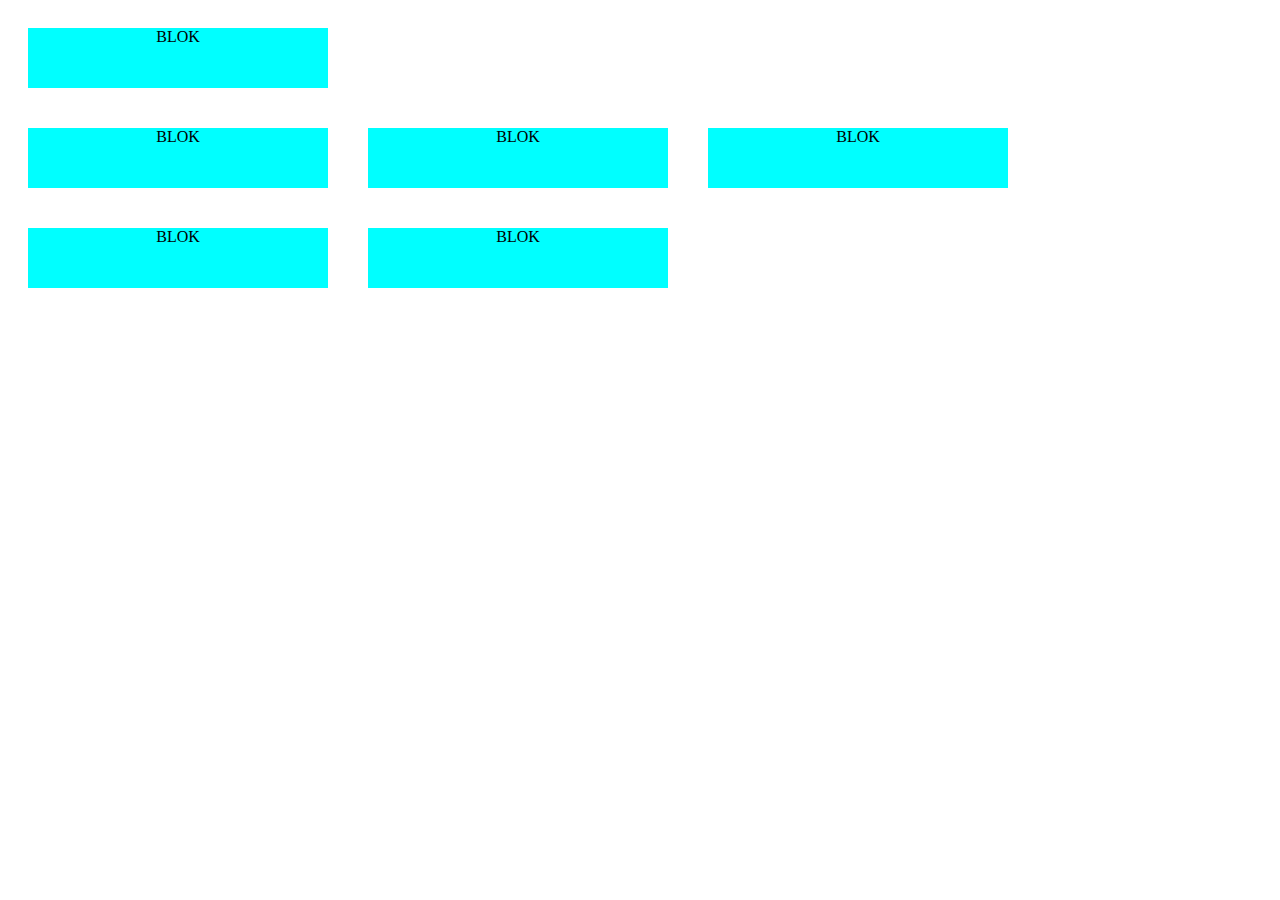
<file: .vscode/test.html>
<!DOCTYPE html>
<html lang="en">
<head>
    <meta charset="UTF-8">
    <meta http-equiv="X-UA-Compatible" content="IE=edge">
    <meta name="viewport" content="width=device-width, initial-scale=1.0">
    <title>Document</title>
    <style>
        .container {
            display: flex;
            flex-wrap: wrap;
        
        }
        .block {
            flex-basis: (100% / 8);
            text-align: center;
            width: 300px;
            height: 60px;
            background-color: aqua;
            color: black;
            margin: 20px;
        }
        .break {
            flex-basis: 100%;
        }
            </style>
</head>
<body>
    
    <div class="container">
        <div class="block">BLOK</div>
        <div class="break"></div>
        <div class="block">BLOK</div>
        <div class="block">BLOK</div>
        <div class="block">BLOK</div>
        <div class="block">BLOK</div>
        <div class="block">BLOK</div>
    </div>
</body>
</html>
</file>
<file: css/main.min.css>
body{font-family:"Roboto",sans-serif;color:#212121}ul{padding:0px;list-style-type:none;margin:0}.container{width:100%;margin:0 auto;padding:0 15px;max-width:1200px}.section{padding:60px 0}.section--about{padding-top:0}.section__header{text-align:center;font-family:"Roboto";font-style:normal;font-weight:700;font-size:28px;line-height:33px;letter-spacing:.03em;margin:0 0 30px}@media screen and (min-width: 320px){body{overflow-x:hidden}}@media screen and (min-width: 1200px){.section{padding:94px 0}.section__header{font-size:36px;line-height:42px;margin:0 0 50px}}.button{width:200px;height:50px;padding:0;font-family:"Roboto",sans-serif;font-style:normal;font-weight:700;font-size:16px;line-height:30px;margin:0 auto;align-items:center;text-align:center;letter-spacing:.06em;box-shadow:0px 4px 4px rgba(0,0,0,.15);border:0;border-radius:4px;cursor:pointer;color:#fff;background-color:#2196f3}.button--footer{display:flex;align-items:center;justify-content:space-evenly;margin:20px 0 60px}.button--footer>svg{width:24px;height:24px;fill:#fff}.button--modal{margin-top:30px;margin-bottom:40px}.button--portfolio{width:90%;height:auto;font-weight:500;padding:6px 22px;margin:0 4px 15px;box-shadow:none;background-color:#f5f4fa;transition-property:color,background-color,box-shadow;transition-duration:250ms;transition-timing-function:cubic-bezier(0.4, 0, 0.2, 1);color:#212121}.button--portfolio:hover,.button--portfolio:focus{color:#fff;background-color:#2196f3;box-shadow:0px 3px 1px rgba(0,0,0,.1),0px 1px 2px rgba(0,0,0,.08),0px 2px 2px rgba(0,0,0,.12)}.close-button{background:url(../images/close-black.svg);fill:#212121;background-size:contain;background-position:center;background-repeat:no-repeat;position:absolute;top:8px;right:8px;width:30px;height:30px;background-color:#fff;stroke:#212121;border-radius:50%;border:1px solid rgba(0,0,0,.1);cursor:pointer}.close-button:hover,.close-button:focus{fill:#2196f3}.close-button--mobile{border:none;top:21px;right:25.33px}@media screen and (min-width: 768px)and (max-width: 1199px){.button--footer{margin:20px 0 60px}}@media screen and (min-width: 1200px){.button--footer{margin:0}}.social{display:flex;justify-content:center;align-content:center}.social__icons{height:44px;width:44px;border-radius:50%;transition-property:background,color;transition-duration:250ms;transition-timing-function:cubic-bezier(0.4, 0, 0.2, 1)}.social__icons:hover,.social__icons:focus{background:#2196f3;cursor:pointer}.social__icons--footer{background:rgba(255,255,255,.1);fill:#fff}.social__icons--team{fill:#afb1b8}.social__icons--team:hover,.social__icons--team:focus{fill:#fff}.social__items{display:flex;padding-right:10px}.social__items--team{padding-bottom:30px}.social__items--team:first-child{padding-left:32px}.social__items--team:last-child{padding-right:32px}header{border-bottom:1px solid #ececec}.header{background-color:#fff;display:flex;justify-content:space-between;align-items:center;height:60px}.header__navigation{display:none;align-items:center;list-style:none}.header__contacts{display:none;text-align:center;align-items:center;justify-content:space-between}.header__item{margin-left:23px;margin-right:23px}.header__logo{display:block;text-decoration:none;width:145px;height:31px;font-family:"Raleway",sans-serif;font-style:normal;font-weight:700;font-size:26px;line-height:31px;letter-spacing:.03em;color:#2196f3}.header__logo span{color:#212121}.header__link1{display:block;font-family:"Roboto",sans-serif;font-style:normal;font-size:14px;line-height:16px;letter-spacing:.02em;font-weight:500;text-decoration:none;color:#212121;transition-property:color;transition-duration:250ms;transition-timing-function:cubic-bezier(0.4, 0, 0.2, 1)}.header__link1:hover,.header__link1:focus{color:#2196f3}.header__link2{display:flex;align-items:center;justify-content:center;font-family:"Roboto",sans-serif;font-style:normal;font-weight:500;font-size:14px;line-height:16px;letter-spacing:.02em;padding-left:10px;text-decoration:none;color:#757575;transition-property:color;transition-duration:250ms;transition-timing-function:cubic-bezier(0.4, 0, 0.2, 1)}.header__link2:hover,.header__link2:focus{color:#2196f3}.header__link2:hover svg{fill:#2196f3}.header__link2:focus svg{fill:#2196f3}.header__icon{display:block;fill:#757575;margin-right:10px;transition-property:fill;transition-duration:250ms;transition-timing-function:cubic-bezier(0.4, 0, 0.2, 1)}.header__contact{display:flex;align-items:center;margin:15px}.header__contact:last-child{margin-right:0}.header__hamburger{fill:#212121;cursor:pointer;width:24px;height:16px;position:absolute;top:22px;right:23px;transition-property:fill;transition-duration:250ms;transition-timing-function:cubic-bezier(0.4, 0, 0.2, 1)}.header__hamburger:hover,.header__hamburger:focus{fill:#2196f3}.active::after{content:"";display:block;position:relative;border-bottom:4px solid #2196f3;border-radius:2px;margin-top:-4px;top:33px}@media screen and (min-width: 768px)and (max-width: 1199px){.header{height:80px}.header__hamburger{display:none}.header__navigation{display:flex}.header__contacts{display:flex;flex-direction:column;align-items:flex-start}.header__contact{margin:5px 0}.header__contact:first-child{margin:5px 0 5px -2px}.header__link2{padding:0}}@media screen and (min-width: 1200px){.header{height:80px}.header__hamburger{display:none}.header__navigation{display:flex;margin-right:345px}.header__contacts{display:flex}}.bg{display:flex;flex-direction:column;align-items:center;justify-content:center;min-height:400px;max-width:100%;margin:0 auto;background-position:center;background-repeat:no-repeat;background-image:radial-gradient(circle, rgb(63, 94, 251) 0%, rgba(47, 48, 58, 0.4) 0%),url("../images/header-mobile.jpg");background-size:cover}.bg__list{display:flex}.bg__title{font-family:"Roboto";font-style:normal;font-weight:900;font-size:26px;line-height:42px;text-align:center;letter-spacing:.06em;text-transform:uppercase;display:block;text-align:center;color:#fff}@media screen and (min-width: 768px)and (max-width: 1199px){.bg{background-image:radial-gradient(circle, rgb(63, 94, 251) 0%, rgba(47, 48, 58, 0.4) 0%),url("../images/header-tablet.jpg");background-size:100%}}@media screen and (min-width: 1200px){.bg{height:600px;background-image:radial-gradient(circle, rgb(63, 94, 251) 0%, rgba(47, 48, 58, 0.4) 0%),url("../images/main-bg-photo.jpg");background-size:cover}.bg__title{font-size:44px;line-height:60px}}.lorem{display:flex;flex-wrap:wrap;align-content:center;width:100%}.lorem__box{margin:15px 0;display:flex;flex-direction:column;align-items:center;justify-content:flex-start;width:100%}.lorem__box:first-child{margin:0 0 15px 0}.lorem__box:last-child{margin:15px 0 0 0}.lorem__icon{display:flex;justify-content:center;align-items:center;width:100%;height:120px;background:#f5f4fa;border-radius:4px}.lorem__pic{width:70px;height:70px}.lorem__title{display:block;height:16px;margin:30px 0 10px;font-style:normal;font-weight:700;font-size:14px;line-height:16px;letter-spacing:.03em;text-transform:uppercase}.lorem__text{width:100%;display:block;text-align:justify;font-style:normal;font-weight:400;font-size:14px;line-height:24px;letter-spacing:.03em;color:#757575;margin:0}@media screen and (min-width: 768px)and (max-width: 1199px){.lorem{flex-direction:row;flex-wrap:wrap;width:100%}.lorem__box{flex:0 0 50%;max-width:calc(50% - 15px);align-items:flex-start}.lorem__box:nth-child(even){margin:0 0 0 15px}.lorem__box:nth-child(odd){margin:0 15px 0 0}}@media screen and (min-width: 1200px){.lorem{flex-wrap:nowrap;flex-direction:row}.lorem__box{align-items:flex-start;margin:0 15px;flex:0 0 25%;max-width:270px}.lorem__box:nth-child(1){margin:0 15px 0 0}.lorem__box:nth-child(4){margin:0 0 0 15px}}.about{display:flex;flex-direction:column;align-items:center}.about__list{width:1600px;padding:0px;margin-left:215px;margin-right:215px;justify-content:center;display:flex;align-items:center}.about__pic{position:relative;display:flex;margin:0 15px 0 15px}.about__box{display:flex;align-items:center;justify-content:center;background:rgba(47,48,58,.8);width:100%;position:absolute;top:224px;left:0;right:0;bottom:0;color:#fff;font-weight:700;font-size:14px;line-height:16px;letter-spacing:.03em}@media screen and (max-width: 1199px){.section--about{display:none}}.team{display:flex;flex-direction:column;justify-content:center;margin:0 auto}.team__list{display:flex;flex-direction:column;justify-content:center;gap:30px}.team__bg{background-color:#f5f4fa;margin:0 auto}.team__box{flex-basis:100%;flex-grow:0}.team__figure{width:100%;margin:0;display:flex;flex-direction:column;justify-content:center;text-align:center;background-color:#fff;box-shadow:0px 1px 3px rgba(0,0,0,.12),0px 1px 1px rgba(0,0,0,.14),0px 2px 1px rgba(0,0,0,.2);border-radius:0px 0px 4px 4px}.team__picture{display:block;width:100%}.team__figure-title{margin:0;padding:30px 24px 10px;font-family:"Roboto";color:#212121;font-style:normal;font-weight:500;font-size:16px;line-height:19px;text-align:center;letter-spacing:.03em;line-height:16px;letter-spacing:.06em}.team__figure-description{margin:0;font-family:"Roboto";font-style:normal;color:#757575;font-weight:400;font-size:16px;line-height:19px;text-align:center;letter-spacing:.03em;padding:0 24px 16px}@media screen and (min-width: 768px){.team__list{flex-direction:row;flex-wrap:wrap}.team__box{flex-basis:calc(50% - 15px)}}@media screen and (min-width: 1200px){.team__list{flex-wrap:nowrap}}.clients{display:flex;flex-wrap:wrap;margin:0 -30px -30px 0}.clients__box{display:flex;flex-basis:calc(50% - 30px);align-items:center;justify-content:center;max-width:50%;height:92px;border:1px solid #afb1b8;fill:#afb1b8;border-radius:4px;margin:0 30px 30px 0;cursor:pointer;transition-property:fill,border;transition-duration:250ms;transition-timing-function:cubic-bezier(0.4, 0, 0.2, 1)}.clients__box:hover,.clients__box:focus{fill:#2196f3;border:1px solid #2196f3}@media screen and (min-width: 768px)and (max-width: 1199px){.clients__box{flex-basis:calc(33.3333333333% - 30px)}}@media screen and (min-width: 1200px){.clients__box{flex-basis:calc(16.6666666667% - 30px)}}.footer{margin:0 auto;background-color:#2f303a;font-style:normal;text-decoration:none;color:#fff}.footer__content{display:flex;flex-direction:column;align-items:center;justify-content:center}.footer__address{font-style:normal;text-decoration:none;color:#fff}.footer__list{display:block}.footer__logo{display:block;padding-top:60px;padding-bottom:20px;margin:0 auto 20px;width:145px;height:31px;font-family:"Raleway",sans-serif;font-style:normal;font-weight:700;font-size:26px;line-height:31px;letter-spacing:.03em;text-decoration:none;color:#2196f3}.footer__logo>span{font-family:"Raleway",sans-serif;font-style:normal;font-weight:700;font-size:26px;line-height:31px;letter-spacing:.03em;text-decoration:none;color:#fff}.footer__text{margin:0 0 9px;text-align:center;width:247px;height:21px;font-family:"Roboto";font-style:normal;font-weight:400;font-size:14px;line-height:24px;letter-spacing:.03em}.footer__mail{margin-bottom:9px;width:231px;height:21px;left:215px;font-style:normal;font-weight:400;font-size:14px;line-height:24px;letter-spacing:.03em;text-decoration-line:underline;color:rgba(255,255,255,.6);transition-property:color;transition-duration:250ms;transition-timing-function:cubic-bezier(0.4, 0, 0.2, 1)}.footer__mail:hover,.footer__mail:focus{color:#2196f3}.footer__phone{margin-bottom:9px;width:231px;height:21px;font-style:normal;font-weight:400;font-size:14px;line-height:24px;letter-spacing:.03em;color:rgba(255,255,255,.6);text-decoration:none;transition-property:color;transition-duration:250ms;transition-timing-function:cubic-bezier(0.4, 0, 0.2, 1)}.footer__phone:hover,.footer__phone:focus{color:#2196f3}.footer__title{margin:0 0 20px;display:flex;flex-direction:column;justify-content:center;align-items:center;text-transform:uppercase;font-weight:700;font-size:14px;line-height:16px;letter-spacing:.03em;padding-top:60px}.footer__social{display:flex;flex-direction:column;align-items:center}.footer__icons{display:flex;justify-content:space-around;align-content:center}.footer__signup{width:100%}.footer__form{display:flex;flex-direction:column;align-items:center}.footer__newsletter{display:block;text-indent:10px;width:100%;height:50px;background-color:#2f303a;border:1px solid rgba(255,255,255,.3);filter:drop-shadow(0px 4px 4px rgba(0, 0, 0, 0.15));border-radius:4px;color:rgba(255,255,255,.6)}.footer__newsletter::placeholder{text-indent:10px;font-weight:400;font-size:16px;line-height:20px;letter-spacing:.03em}@media screen and (min-width: 768px)and (max-width: 1199px){.footer__content{display:flex;flex-wrap:wrap;flex:0 0 33%;flex-direction:row;align-items:flex-start;justify-content:space-around}.footer__address{margin-right:72px}.footer__social{margin-left:72px}.footer__title{padding-top:65px}.footer__newsletter{width:450px}}@media screen and (min-width: 1200px){.footer{height:252px}.footer__content{display:flex;flex-direction:row;align-items:flex-start;justify-content:flex-start}.footer__logo{margin:0 0 20px}.footer__text{text-align:left}.footer__social{align-items:flex-start;padding-left:70px}.footer__signup{padding-left:68px}.footer__form{display:flex;flex-direction:row;align-items:flex-start}.footer__title{align-items:flex-start;padding-top:72px}.footer__newsletter{width:358px;margin-right:12px}}.portfolio-buttons{display:flex;flex-wrap:wrap;align-items:center;padding-bottom:40px}@media screen and (min-width: 768px)and (max-width: 1199px){.portfolio-buttons{flex-wrap:nowrap;justify-content:center;padding-bottom:45px}}@media screen and (min-width: 1200px){.portfolio-buttons{flex-wrap:nowrap;padding-bottom:50px;justify-content:center}}.portfolio-cards{display:flex;flex-wrap:wrap;gap:30px;flex-direction:column;justify-content:flex-start;align-items:center}.portfolio-cards__item{width:100%;flex:0 0 100%}.portfolio-cards__card{margin:0;display:flex;flex-direction:column;align-items:flex-start;transition-property:box-shadow;transition-duration:250ms;transition-timing-function:cubic-bezier(0.4, 0, 0.2, 1)}.portfolio-cards__card>figcaption{display:block;border-left:1px solid #eee;border-right:1px solid #eee;border-bottom:1px solid #eee;width:100%}.portfolio-cards__card:hover{box-shadow:0px 1px 1px rgba(0,0,0,.12),0px 4px 4px rgba(0,0,0,.06),1px 4px 6px rgba(0,0,0,.16);cursor:pointer}.portfolio-cards__card:focus{box-shadow:0px 1px 1px rgba(0,0,0,.12),0px 4px 4px rgba(0,0,0,.06),1px 4px 6px rgba(0,0,0,.16);cursor:pointer}.portfolio-cards__box{width:100%;position:relative;overflow:hidden}.portfolio-cards__box:hover>.portfolio-cards__overlay{transform:translateY(0%)}.portfolio-cards__picture{display:block;width:100%}.portfolio-cards__overlay{position:absolute;display:flex;align-items:center;padding:24px 24px;font-weight:400;font-size:18px;line-height:28px;letter-spacing:.03em;background-color:rgba(33,150,243,.9);color:#fff;bottom:0;width:100%;height:100%;transform:translateY(100%);transition:transform 250ms ease}.portfolio-cards__card>figcaption{border-left:1px solid #eee;border-right:1px solid #eee;border-bottom:1px solid #eee;width:100%}.portfolio-cards__title{display:flex;flex-shrink:1;white-space:normal;width:100%;margin:0;font-family:"Roboto";color:#212121;padding:20px 24px 4px;font-weight:700;font-size:18px;line-height:36px;letter-spacing:auto}.portfolio-cards__description{margin:0;font-family:"Roboto";color:#757575;font-weight:400;font-size:16px;line-height:30px;padding:0 24px 20px}@media screen and (min-width: 768px){.portfolio-cards{flex-direction:row}.portfolio-cards__item{flex-basis:calc(50% - 15px)}}@media screen and (min-width: 1200px){.portfolio-cards{justify-content:space-between}.portfolio-cards__item{flex-basis:calc(33.3333333333% - 30px)}}.modal{position:absolute;top:50%;left:50%;max-width:450px;min-height:581px;background-color:#fff;border-radius:4px;transform:translate(-50%, -50%);box-shadow:0px 1px 3px rgba(0,0,0,.12),0px 1px 1px rgba(0,0,0,.14),0px 2px 1px rgba(0,0,0,.2)}.modal__container{width:100%;margin:0 auto;padding:0 40px}.modal__title{font-weight:700;font-size:20px;line-height:30px;text-align:center;letter-spacing:.03em;color:#212121;margin:40px 0 12px}.modal__form{display:flex;width:100%;flex-direction:column;align-items:center}.modal__label{width:100%;position:relative;display:flex;flex-direction:column;font-family:"Roboto";font-style:normal;font-weight:400;font-size:12px;line-height:14px;letter-spacing:.01em}.modal__comment{resize:none;outline:none;padding:12px 16px;text-align:start;margin:4px 0 10px;width:100%;height:120px;border:1px solid rgba(33,33,33,.2);border-radius:4px;transition-duration:250ms;transition-timing-function:cubic-bezier(0.4, 0, 0.2, 1)}.modal__comment:focus{border:1px solid #2196f3}.modal__link{color:#2196f3;text-decoration:none}.modal__button:hover{cursor:pointer}.modal__policy{display:flex;align-items:center;margin-top:10px;justify-content:space-around}.modal__checkbox{flex-shrink:0;width:16px;height:15px;outline:none;appearance:none;background:url(../images/checkbox.svg);background-repeat:no-repeat;background-position:center}.modal__checkbox--text{display:block;margin:0 0 0 8px;color:#757575;font-weight:400;font-size:12px;line-height:14px;letter-spacing:.03em}.modal__checkbox:hover{cursor:pointer}.modal__checkbox:checked{appearance:none;background:url(../images/icon-check.svg);background-repeat:no-repeat;background-position:center}.modal__label>svg{position:absolute;top:28px;left:15px}.modal__input{display:block;text-indent:42px;margin:4px 0 10px;width:100%;height:40px;border:1px solid rgba(33,33,33,.2);border-radius:4px;transition-duration:250ms;transition-timing-function:cubic-bezier(0.4, 0, 0.2, 1)}.modal__input:focus{outline:none;border:1px solid #2196f3}.modal__label:focus-within .modal__icon{fill:#2196f3}.modal__icon{fill:#212121;transition-duration:250ms;transition-timing-function:cubic-bezier(0.4, 0, 0.2, 1)}.modal__icon--person{width:18px;height:18px}.modal__icon--phone{width:19px;height:19px}.modal__icon--email{width:21px;height:18px}.backdrop{position:fixed;top:0;left:0;height:100%;width:100%;background-color:rgba(0,0,0,.2);transition:500ms cubic-bezier(0.4, 0, 0.2, 1);transition-property:scale,opacity,visibility}.is-hidden{scale:1;opacity:0;visibility:hidden;pointer-events:none}@media screen and (min-width: 1200px){.modal{min-width:528px}.modal__title{line-height:23px}.modal__checkbox--text{font-size:14px;line-height:24px}}.js-menu-container{display:flex;flex-direction:column;justify-content:space-between;position:fixed;top:0;left:0;width:100vw;height:100vh;min-height:581px;background-color:#fff;border-radius:4px;box-shadow:0px 1px 3px rgba(0,0,0,.12),0px 1px 1px rgba(0,0,0,.14),0px 2px 1px rgba(0,0,0,.2);transform:translateX(100%);transition:transform 250ms ease-in-out}.js-menu-container__navigation{display:flex;flex-direction:column;padding-top:48px;padding-left:40px}.js-menu-container__item{padding-bottom:32px}.js-menu-container__link1{font-family:"Roboto";font-style:normal;font-weight:500;font-size:40px;line-height:47px;text-align:center;letter-spacing:.02em;text-decoration:none;color:#212121;transition-property:color;transition-duration:250ms;transition-timing-function:cubic-bezier(0.4, 0, 0.2, 1)}.js-menu-container__link1:hover,.js-menu-container__link1:focus{color:#2196f3}.js-menu-container__contacts{display:flex;flex-direction:column;padding-left:40px;padding-top:306px}.js-menu-container__contact{display:flex;align-items:center}.js-menu-container__phone{font-family:"Roboto";font-style:normal;font-weight:500;font-size:34px;line-height:40px;letter-spacing:.02em;color:#2196f3;text-decoration:none;margin-bottom:32px}.js-menu-container__mail{font-weight:500;font-size:24px;line-height:28px;letter-spacing:.02em;color:#757575;text-decoration:none}.js-menu-container__social{display:flex;padding-left:40px;padding-bottom:48px}.js-menu-container__social-link{display:block;color:#2196f3;font-weight:500;font-size:18px;line-height:22px;letter-spacing:.02em;padding:0 10px;border-right:1px solid rgba(33,33,33,.2)}.js-menu-container__social-link:first-child{padding:0 10px 0 0}.js-menu-container__social-link:last-child{padding:0 0 0 10px;border:none}.js-menu-container.is-open{transform:translateX(0)}@media screen and (min-width: 768px){.js-menu-container{display:none}}/*# sourceMappingURL=main.min.css.map */
</file>
